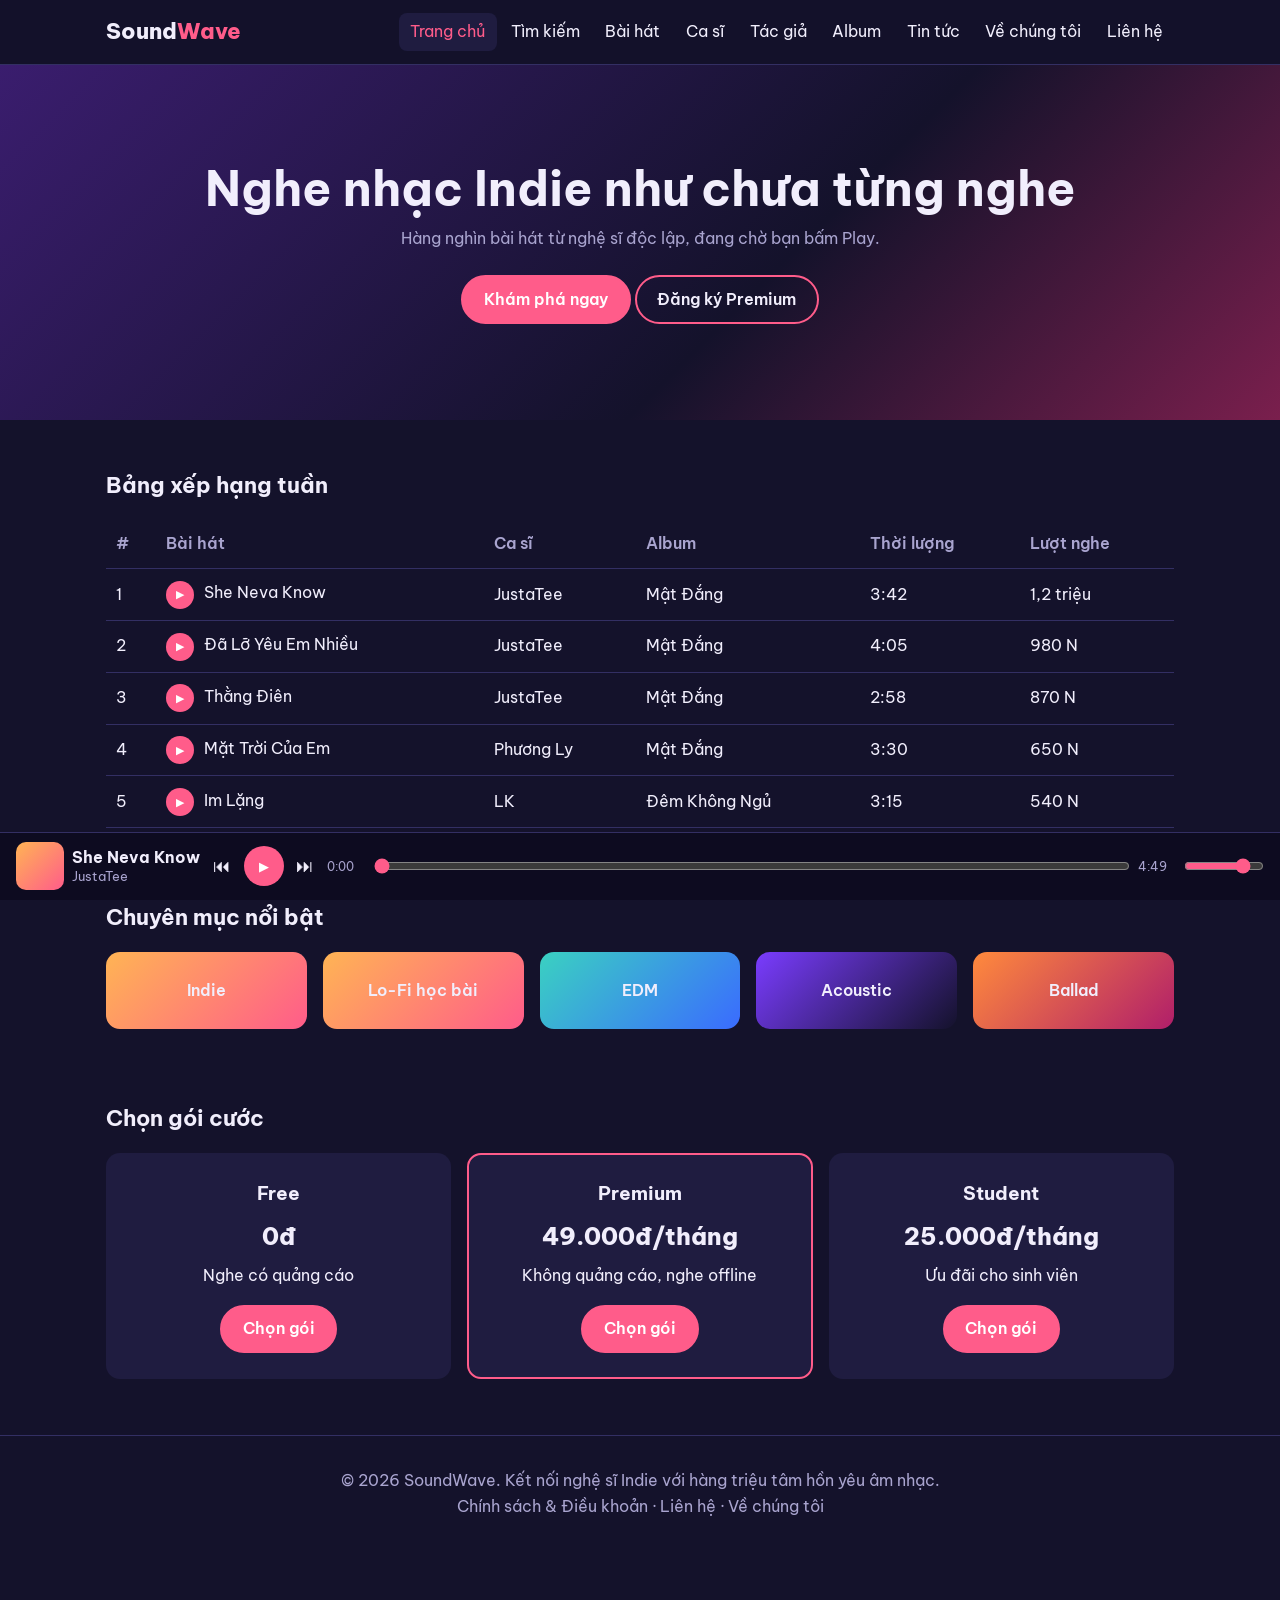
<file: site/index.html>
<!DOCTYPE html>
<html lang="vi">

<head>
  <meta charset="UTF-8">
  <meta name="viewport" content="width=device-width, initial-scale=1.0">
  <meta name="description" content="Trang chủ">
  <title>Trang chủ | SoundWave</title>
  <link rel="preconnect" href="https://fonts.googleapis.com">
  <link href="https://fonts.googleapis.com/css2?family=Be+Vietnam+Pro:wght@400;600;800&display=swap" rel="stylesheet">
  <link rel="stylesheet" href="style.css">
</head>

<body>
  <header class="site-header">
    <nav class="navbar" aria-label="Điều hướng chính">
      <a class="logo" href="index.html">Sound<span>Wave</span></a>
      <input type="checkbox" id="menu-toggle" class="menu-toggle">
      <label for="menu-toggle" class="burger" aria-label="Mở menu">☰</label>
      <ul class="menu">
        <li><a href="index.html" class=active>Trang chủ</a></li>
        <li><a href="search.html">Tìm kiếm</a></li>
        <li><a href="songdetail.html">Bài hát</a></li>
        <li><a href="artistsongs.html">Ca sĩ</a></li>
        <li><a href="composer-songs.html">Tác giả</a></li>
        <li><a href="album-songs.html">Album</a></li>
        <li><a href="detail.html">Tin tức</a></li>
        <li><a href="about.html">Về chúng tôi</a></li>
        <li><a href="contact.html">Liên hệ</a></li>
      </ul>
    </nav>
  </header>
  <main>
    <section class="hero">
      <h1>Nghe nhạc Indie như chưa từng nghe</h1>
      <p>Hàng nghìn bài hát từ nghệ sĩ độc lập, đang chờ bạn bấm Play.</p>
      <a class="btn" href="search.html">Khám phá ngay</a> <a class="btn ghost" href="#goi-cuoc">Đăng ký Premium</a>
    </section>
    <section class="wrap">
      <h2>Bảng xếp hạng tuần</h2>
      <div class="scroll">
        <table>
          <thead>
            <tr>
              <th>#</th>
              <th>Bài hát</th>
              <th>Ca sĩ</th>
              <th>Album</th>
              <th>Thời lượng</th>
              <th>Lượt nghe</th>
            </tr>
          </thead>
          <tbody>
            <tr>
              <td>1</td>
              <td><button class="play sm" data-track="0" aria-label="She Neva Know">▶</button> <a
                  href="songdetail.html">She Neva Know</a></td>
              <td><a href="artistsongs.html">JustaTee</a></td>
              <td><a href="album-songs.html">Mật Đắng</a></td>
              <td>3:42</td>
              <td>1,2 triệu</td>
            </tr>
            <tr>
              <td>2</td>
              <td><button class="play sm" data-track="1" aria-label="Phát Đã Lỡ Yêu Em Nhiều">▶</button> <a
                  href="songdetail.html">Đã Lỡ Yêu Em Nhiều</a></td>
              <td><a href="artistsongs.html">JustaTee</a></td>
              <td><a href="album-songs.html">Mật Đắng</a></td>
              <td>4:05</td>
              <td>980 N</td>
            </tr>
            <tr>
              <td>3</td>
              <td><button class="play sm" data-track="2" aria-label="Phát Thằng Điên">▶</button> <a
                  href="songdetail.html">Thằng Điên</a></td>
              <td><a href="artistsongs.html">JustaTee</a></td>
              <td><a href="album-songs.html">Mật Đắng</a></td>
              <td>2:58</td>
              <td>870 N</td>
            </tr>
            <tr>
              <td>4</td>
              <td><button class="play sm" data-track="3" aria-label="Phát Mặt Trời Của Em">▶</button> <a
                  href="songdetail.html">Mặt Trời Của Em</a></td>
              <td><a href="artistsongs.html">Phương Ly</a></td>
              <td><a href="album-songs.html">Mật Đắng</a></td>
              <td>3:30</td>
              <td>650 N</td>
            </tr>
            <tr>
              <td>5</td>
              <td><button class="play sm" data-track="4" aria-label="Phát Im Lặng">▶</button> <a
                  href="songdetail.html">Im Lặng</a></td>
              <td><a href="artistsongs.html">LK</a></td>
              <td><a href="album-songs.html">Đêm Không Ngủ</a></td>
              <td>3:15</td>
              <td>540 N</td>
            </tr>
          </tbody>
        </table>
      </div>
    </section>
    <section class="wrap">
      <h2>Chuyên mục nổi bật</h2>
      <div class="grid cats"><a class="cat c0" href="search.html">Indie</a><a class="cat c1" href="search.html">Lo-Fi
          học bài</a><a class="cat c2" href="search.html">EDM</a><a class="cat c3" href="search.html">Acoustic</a><a
          class="cat c4" href="search.html">Ballad</a></div>
    </section>
    <section class="wrap" id="goi-cuoc">
      <h2>Chọn gói cước</h2>
      <div class="grid prices">
        <article class="price">
          <h3>Free</h3>
          <p class="big">0đ</p>
          <p>Nghe có quảng cáo</p><a class="btn" href="policy-terms.html">Chọn gói</a>
        </article>
        <article class="price best">
          <h3>Premium</h3>
          <p class="big">49.000đ/tháng</p>
          <p>Không quảng cáo, nghe offline</p><a class="btn" href="policy-terms.html">Chọn gói</a>
        </article>
        <article class="price">
          <h3>Student</h3>
          <p class="big">25.000đ/tháng</p>
          <p>Ưu đãi cho sinh viên</p><a class="btn" href="policy-terms.html">Chọn gói</a>
        </article>
      </div>
    </section>
  </main>
  <footer class="site-footer">
    <p>© 2026 SoundWave. Kết nối nghệ sĩ Indie với hàng triệu tâm hồn yêu âm nhạc.</p>
    <p><a href="policy-terms.html">Chính sách &amp; Điều khoản</a> · <a href="contact.html">Liên hệ</a> · <a
        href="about.html">Về chúng tôi</a></p>
  </footer>
  <div class="player" role="region" aria-label="Trình phát nhạc">
    <div class="cover c0 mini" id="p-cover"></div>
    <div class="now"><strong id="p-title">She Neva Know</strong><small id="p-artist">JustaTee</small></div>
    <button class="ctl" id="p-prev" aria-label="Bài trước">⏮</button>
    <button class="play" id="main-play" aria-label="Phát hoặc tạm dừng">▶</button>
    <button class="ctl" id="p-next" aria-label="Bài tiếp theo">⏭</button>
    <span class="time" id="p-cur">0:00</span>
    <input type="range" id="seek" min="0" max="100" value="0" step="0.1" aria-label="Tua bài hát">
    <span class="time" id="p-dur">0:00</span>
    <input type="range" id="vol" min="0" max="1" step="0.05" value="0.8" aria-label="Âm lượng">
  </div>
  <script src="script.js"></script>
</body>

</html>
</file>
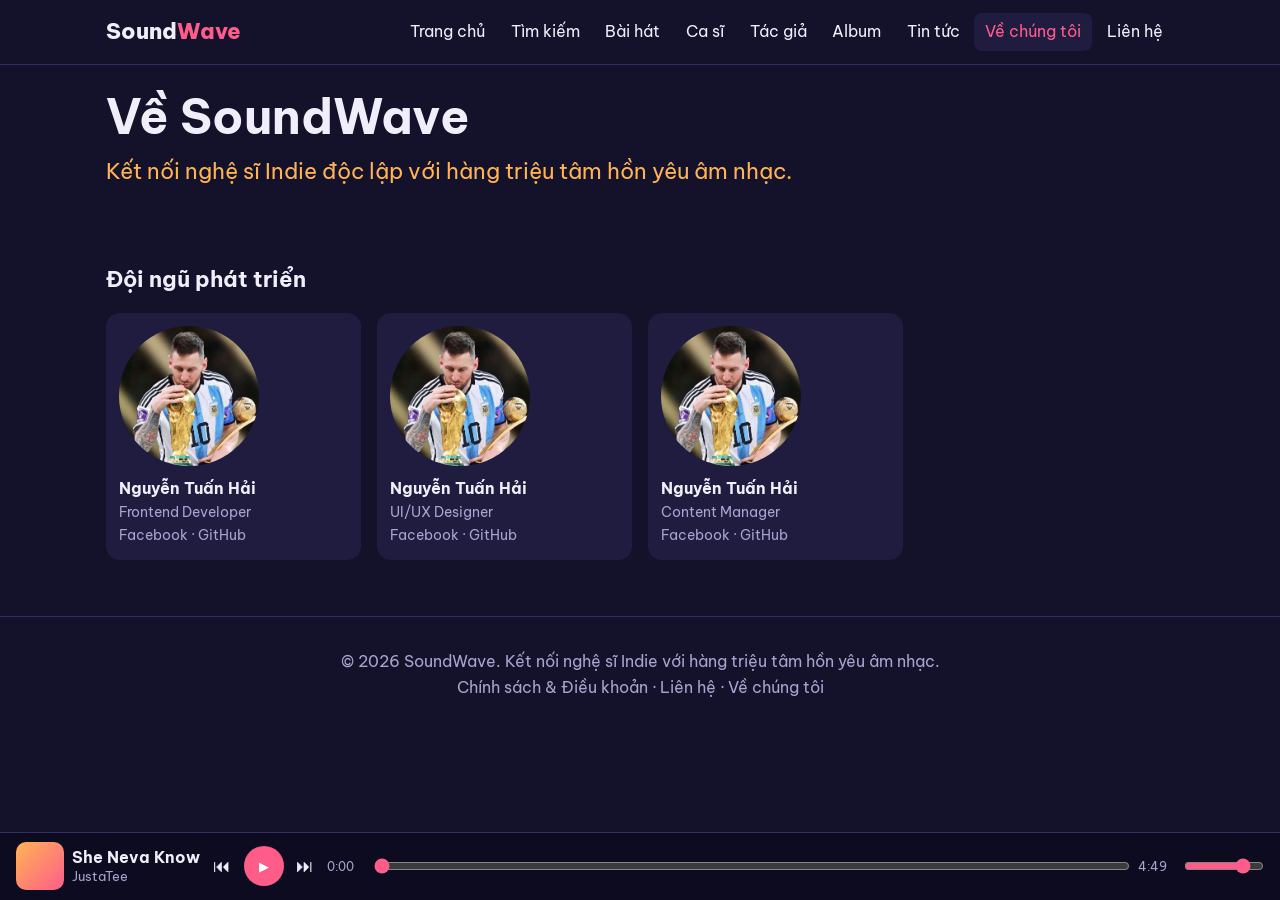
<file: site/about.html>
<!DOCTYPE html>
<html lang="vi">

<head>
  <meta charset="UTF-8">
  <meta name="viewport" content="width=device-width, initial-scale=1.0">
  <meta name="description" content="Về chúng tôi">
  <title>Về chúng tôi | SoundWave</title>
  <link rel="preconnect" href="https://fonts.googleapis.com">
  <link href="https://fonts.googleapis.com/css2?family=Be+Vietnam+Pro:wght@400;600;800&display=swap" rel="stylesheet">
  <link rel="stylesheet" href="style.css">
</head>

<body>
  <header class="site-header">
    <nav class="navbar" aria-label="Điều hướng chính">
      <a class="logo" href="index.html">Sound<span>Wave</span></a>
      <input type="checkbox" id="menu-toggle" class="menu-toggle">
      <label for="menu-toggle" class="burger" aria-label="Mở menu">☰</label>
      <ul class="menu">
        <li><a href="index.html">Trang chủ</a></li>
        <li><a href="search.html">Tìm kiếm</a></li>
        <li><a href="songdetail.html">Bài hát</a></li>
        <li><a href="artistsongs.html">Ca sĩ</a></li>
        <li><a href="composer-songs.html">Tác giả</a></li>
        <li><a href="album-songs.html">Album</a></li>
        <li><a href="detail.html">Tin tức</a></li>
        <li><a href="about.html" class=active>Về chúng tôi</a></li>
        <li><a href="contact.html">Liên hệ</a></li>
      </ul>
    </nav>
  </header>
  <main>
    <section class="wrap">
      <h1>Về SoundWave</h1>
      <p class="mission">Kết nối nghệ sĩ Indie độc lập với hàng triệu tâm hồn yêu âm nhạc.</p>
    </section>
    <section class="wrap">
      <h2>Đội ngũ phát triển</h2>
      <div class="grid songs">
        <article class="card">
          <div class="cover c0 avatar">
            <img src="images/messi.jpg" alt="">
          </div>
          <h3>Nguyễn Tuấn Hải</h3>
          <p>Frontend Developer</p>
          <p><a href="#">Facebook</a> · <a href="#">GitHub</a></p>
        </article>
        <article class="card">
          <div class="cover c0 avatar">
            <img src="images/messi.jpg" alt="">
          </div>
          <h3>Nguyễn Tuấn Hải</h3>
          <p>UI/UX Designer</p>
          <p><a href="#">Facebook</a> · <a href="#">GitHub</a></p>
        </article>
        <article class="card">
          <div class="cover c0 avatar">
            <img src="images/messi.jpg" alt="">
          </div>
          <h3>Nguyễn Tuấn Hải</h3>
          <p>Content Manager</p>
          <p><a href="#">Facebook</a> · <a href="#">GitHub</a></p>
        </article>
      </div>
    </section>
  </main>
  <footer class="site-footer">
    <p>© 2026 SoundWave. Kết nối nghệ sĩ Indie với hàng triệu tâm hồn yêu âm nhạc.</p>
    <p><a href="policy-terms.html">Chính sách &amp; Điều khoản</a> · <a href="contact.html">Liên hệ</a> · <a
        href="about.html">Về chúng tôi</a></p>
  </footer>
  <div class="player" role="region" aria-label="Trình phát nhạc">
    <div class="cover c0 mini" id="p-cover"></div>
    <div class="now"><strong id="p-title">She Neva Know</strong><small id="p-artist">Mây Lang</small></div>
    <button class="ctl" id="p-prev" aria-label="Bài trước">⏮</button>
    <button class="play" id="main-play" aria-label="Phát hoặc tạm dừng">▶</button>
    <button class="ctl" id="p-next" aria-label="Bài tiếp theo">⏭</button>
    <span class="time" id="p-cur">0:00</span>
    <input type="range" id="seek" min="0" max="100" value="0" step="0.1" aria-label="Tua bài hát">
    <span class="time" id="p-dur">0:00</span>
    <input type="range" id="vol" min="0" max="1" step="0.05" value="0.8" aria-label="Âm lượng">
  </div>
  <script src="script.js"></script>
</body>

</html>
</file>
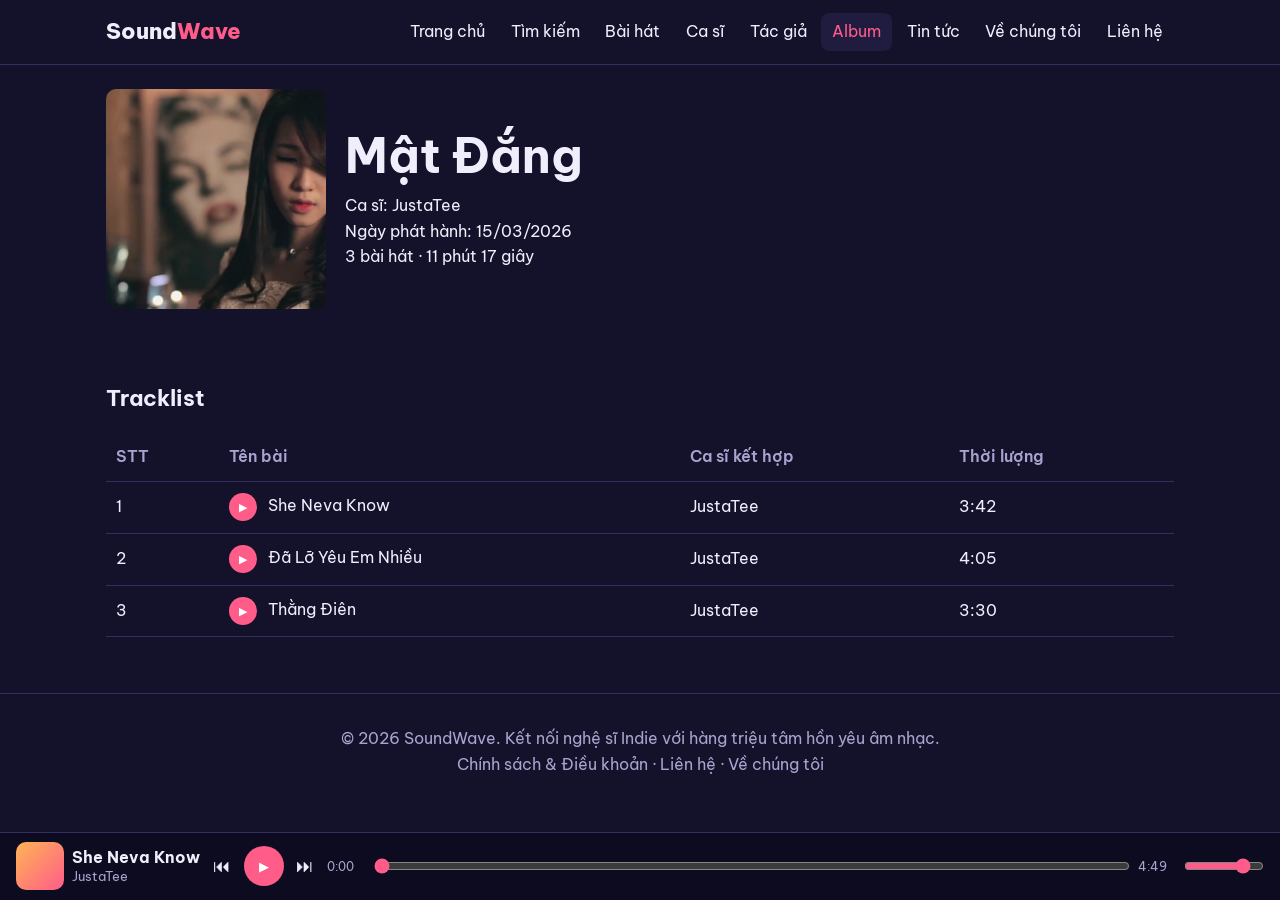
<file: site/album-songs.html>
<!DOCTYPE html>
<html lang="vi">

<head>
  <meta charset="UTF-8">
  <meta name="viewport" content="width=device-width, initial-scale=1.0">
  <meta name="description" content="Album Mật Đắng">
  <title>Album Mật Đắng | SoundWave</title>
  <link rel="preconnect" href="https://fonts.googleapis.com">
  <link href="https://fonts.googleapis.com/css2?family=Be+Vietnam+Pro:wght@400;600;800&display=swap" rel="stylesheet">
  <link rel="stylesheet" href="style.css">
</head>

<body>
  <header class="site-header">
    <nav class="navbar" aria-label="Điều hướng chính">
      <a class="logo" href="index.html">Sound<span>Wave</span></a>
      <input type="checkbox" id="menu-toggle" class="menu-toggle">
      <label for="menu-toggle" class="burger" aria-label="Mở menu">☰</label>
      <ul class="menu">
        <li><a href="index.html">Trang chủ</a></li>
        <li><a href="search.html">Tìm kiếm</a></li>
        <li><a href="songdetail.html">Bài hát</a></li>
        <li><a href="artistsongs.html">Ca sĩ</a></li>
        <li><a href="composer-songs.html">Tác giả</a></li>
        <li><a href="album-songs.html" class=active>Album</a></li>
        <li><a href="detail.html">Tin tức</a></li>
        <li><a href="about.html">Về chúng tôi</a></li>
        <li><a href="contact.html">Liên hệ</a></li>
      </ul>
    </nav>
  </header>
  <main>
    <section class="wrap profile">
      <div class="cover c3 big-cover">
        <img src="images/ngonnentruocgio.jpg" alt="">
      </div>
      <div>
        <h1>Mật Đắng</h1>
        <p>Ca sĩ: <a href="artistsongs.html">JustaTee</a><br>Ngày phát hành: 15/03/2026<br>3 bài hát · 11 phút 17 giây
        </p>
      </div>
    </section>
    <section class="wrap">
      <h2>Tracklist</h2>
      <div class="scroll">
        <table>
          <thead>
            <tr>
              <th>STT</th>
              <th>Tên bài</th>
              <th>Ca sĩ kết hợp</th>
              <th>Thời lượng</th>
            </tr>
          </thead>
          <tbody>
            <tr>
              <td>1</td>
              <td><button class="play sm" data-track="0" aria-label="Phát She Neva Know">▶</button> <a
                  href="songdetail.html">She Neva Know</a></td>
              <td><a href="artistsongs.html">JustaTee</a></td>
              <td>3:42</td>
            </tr>
            <tr>
              <td>2</td>
              <td><button class="play sm" data-track="1" aria-label="Phát Đã Lỡ Yêu Em Nhiều">▶</button> <a
                  href="songdetail.html">Đã Lỡ Yêu Em Nhiều</a></td>
              <td><a href="artistsongs.html">JustaTee</a></td>
              <td>4:05</td>
            </tr>
            <tr>
              <td>3</td>
              <td><button class="play sm" data-track="2" aria-label="Phát Thằng Điên">▶</button> <a
                  href="songdetail.html">Thằng Điên</a></td>
              <td><a href="artistsongs.html">JustaTee</a></td>
              <td>3:30</td>
            </tr>
          </tbody>
        </table>
      </div>
    </section>
  </main>
  <footer class="site-footer">
    <p>© 2026 SoundWave. Kết nối nghệ sĩ Indie với hàng triệu tâm hồn yêu âm nhạc.</p>
    <p><a href="policy-terms.html">Chính sách &amp; Điều khoản</a> · <a href="contact.html">Liên hệ</a> · <a
        href="about.html">Về chúng tôi</a></p>
  </footer>
  <div class="player" role="region" aria-label="Trình phát nhạc">
    <div class="cover c0 mini" id="p-cover"></div>
    <div class="now"><strong id="p-title">She Neva Know</strong><small id="p-artist">JustaTee</small></div>
    <button class="ctl" id="p-prev" aria-label="Bài trước">⏮</button>
    <button class="play" id="main-play" aria-label="Phát hoặc tạm dừng">▶</button>
    <button class="ctl" id="p-next" aria-label="Bài tiếp theo">⏭</button>
    <span class="time" id="p-cur">0:00</span>
    <input type="range" id="seek" min="0" max="100" value="0" step="0.1" aria-label="Tua bài hát">
    <span class="time" id="p-dur">0:00</span>
    <input type="range" id="vol" min="0" max="1" step="0.05" value="0.8" aria-label="Âm lượng">
  </div>
  <script src="script.js"></script>
</body>

</html>
</file>
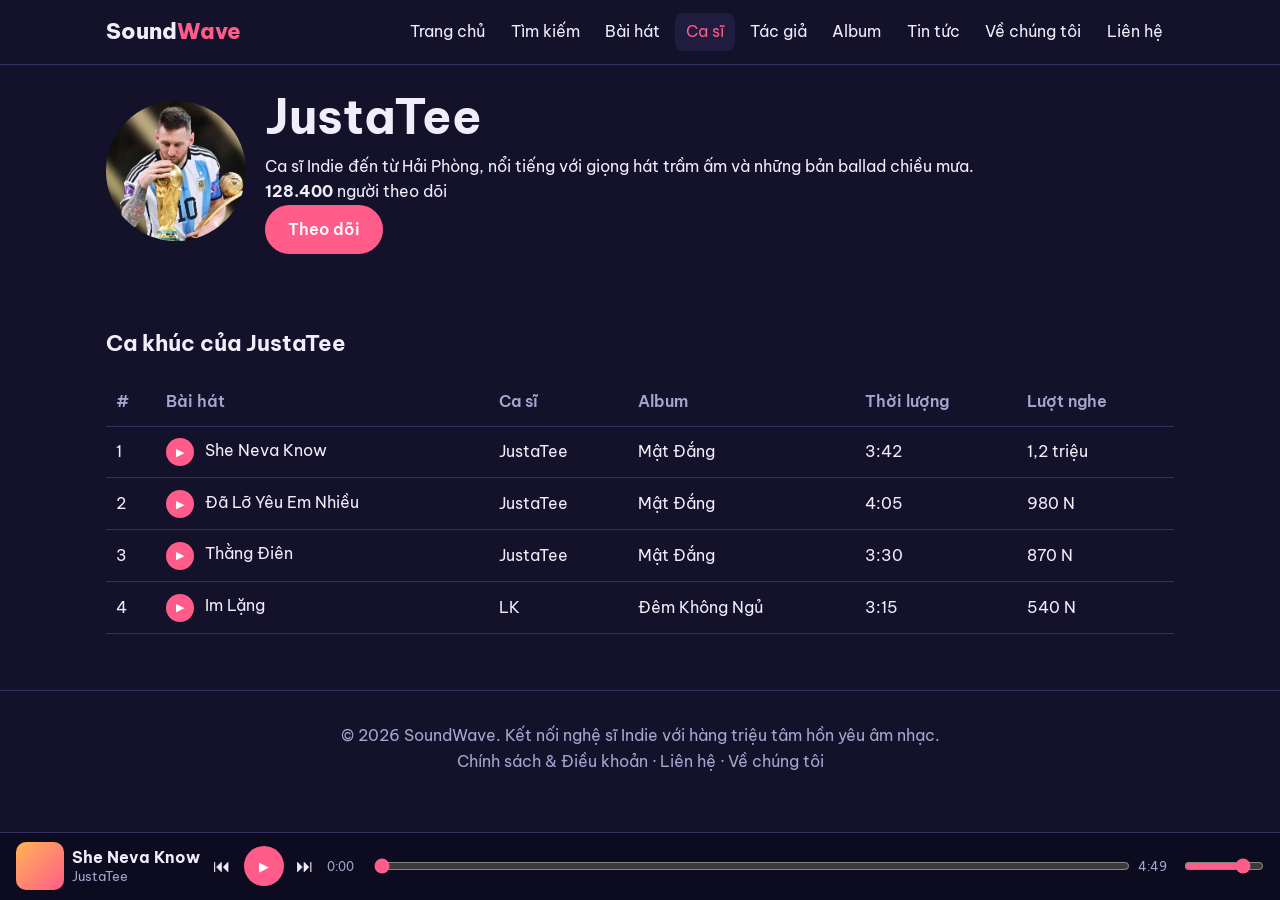
<file: site/artistsongs.html>
<!DOCTYPE html>
<html lang="vi">

<head>
  <meta charset="UTF-8">
  <meta name="viewport" content="width=device-width, initial-scale=1.0">
  <meta name="description" content="Ca sĩ JustaTee">
  <title>Ca sĩ JustaTee | SoundWave</title>
  <link rel="preconnect" href="https://fonts.googleapis.com">
  <link href="https://fonts.googleapis.com/css2?family=Be+Vietnam+Pro:wght@400;600;800&display=swap" rel="stylesheet">
  <link rel="stylesheet" href="style.css">
</head>

<body>
  <header class="site-header">
    <nav class="navbar" aria-label="Điều hướng chính">
      <a class="logo" href="index.html">Sound<span>Wave</span></a>
      <input type="checkbox" id="menu-toggle" class="menu-toggle">
      <label for="menu-toggle" class="burger" aria-label="Mở menu">☰</label>
      <ul class="menu">
        <li><a href="index.html">Trang chủ</a></li>
        <li><a href="search.html">Tìm kiếm</a></li>
        <li><a href="songdetail.html">Bài hát</a></li>
        <li><a href="artistsongs.html" class=active>Ca sĩ</a></li>
        <li><a href="composer-songs.html">Tác giả</a></li>
        <li><a href="album-songs.html">Album</a></li>
        <li><a href="detail.html">Tin tức</a></li>
        <li><a href="about.html">Về chúng tôi</a></li>
        <li><a href="contact.html">Liên hệ</a></li>
      </ul>
    </nav>
  </header>
  <main>
    <section class="wrap profile">
      <div class="cover c1 avatar">
        <img src="images/messi.jpg" alt="">
      </div>
      <div>
        <h1>JustaTee</h1>
        <p>Ca sĩ Indie đến từ Hải Phòng, nổi tiếng với giọng hát trầm ấm và những bản ballad chiều mưa.</p>
        <p><strong id="followers">128.400</strong> người theo dõi</p><button class="btn" id="follow">Theo dõi</button>
      </div>
    </section>
    <section class="wrap">
      <h2>Ca khúc của JustaTee</h2>
      <div class="scroll">
        <table>
          <thead>
            <tr>
              <th>#</th>
              <th>Bài hát</th>
              <th>Ca sĩ</th>
              <th>Album</th>
              <th>Thời lượng</th>
              <th>Lượt nghe</th>
            </tr>
          </thead>
          <tbody>
            <tr>
              <td>1</td>
              <td><button class="play sm" data-track="0" aria-label="Phát She Neva Know">▶</button> <a
                  href="songdetail.html">She Neva Know</a></td>
              <td><a href="artistsongs.html">JustaTee</a></td>
              <td><a href="album-songs.html">Mật Đắng</a></td>
              <td>3:42</td>
              <td>1,2 triệu</td>
            </tr>
            <tr>
              <td>2</td>
              <td><button class="play sm" data-track="1" aria-label="Phát Đã Lỡ Yêu Em Nhiều">▶</button> <a
                  href="songdetail.html">Đã Lỡ Yêu Em Nhiều</a></td>
              <td><a href="artistsongs.html">JustaTee</a></td>
              <td><a href="album-songs.html">Mật Đắng</a></td>
              <td>4:05</td>
              <td>980 N</td>
            </tr>
            <tr>
              <td>3</td>
              <td><button class="play sm" data-track="2" aria-label="Phát Thằng Điên">▶</button> <a
                  href="songdetail.html">Thằng Điên</a></td>
              <td><a href="artistsongs.html">JustaTee</a></td>
              <td><a href="album-songs.html">Mật Đắng</a></td>
              <td>3:30</td>
              <td>870 N</td>
            </tr>
            <tr>
              <td>4</td>
              <td><button class="play sm" data-track="4" aria-label="Phát Im Lặng">▶</button> <a
                  href="songdetail.html">Im Lặng</a></td>
              <td><a href="artistsongs.html">LK</a></td>
              <td><a href="album-songs.html">Đêm Không Ngủ</a></td>
              <td>3:15</td>
              <td>540 N</td>
            </tr>
          </tbody>
        </table>
      </div>
    </section>
  </main>
  <footer class="site-footer">
    <p>© 2026 SoundWave. Kết nối nghệ sĩ Indie với hàng triệu tâm hồn yêu âm nhạc.</p>
    <p><a href="policy-terms.html">Chính sách &amp; Điều khoản</a> · <a href="contact.html">Liên hệ</a> · <a
        href="about.html">Về chúng tôi</a></p>
  </footer>
  <div class="player" role="region" aria-label="Trình phát nhạc">
    <div class="cover c0 mini" id="p-cover"></div>
    <div class="now"><strong id="p-title">She Neva Know</strong><small id="p-artist">JustaTee</small></div>
    <button class="ctl" id="p-prev" aria-label="Bài trước">⏮</button>
    <button class="play" id="main-play" aria-label="Phát hoặc tạm dừng">▶</button>
    <button class="ctl" id="p-next" aria-label="Bài tiếp theo">⏭</button>
    <span class="time" id="p-cur">0:00</span>
    <input type="range" id="seek" min="0" max="100" value="0" step="0.1" aria-label="Tua bài hát">
    <span class="time" id="p-dur">0:00</span>
    <input type="range" id="vol" min="0" max="1" step="0.05" value="0.8" aria-label="Âm lượng">
  </div>
  <script src="script.js"></script>
</body>

</html>
</file>
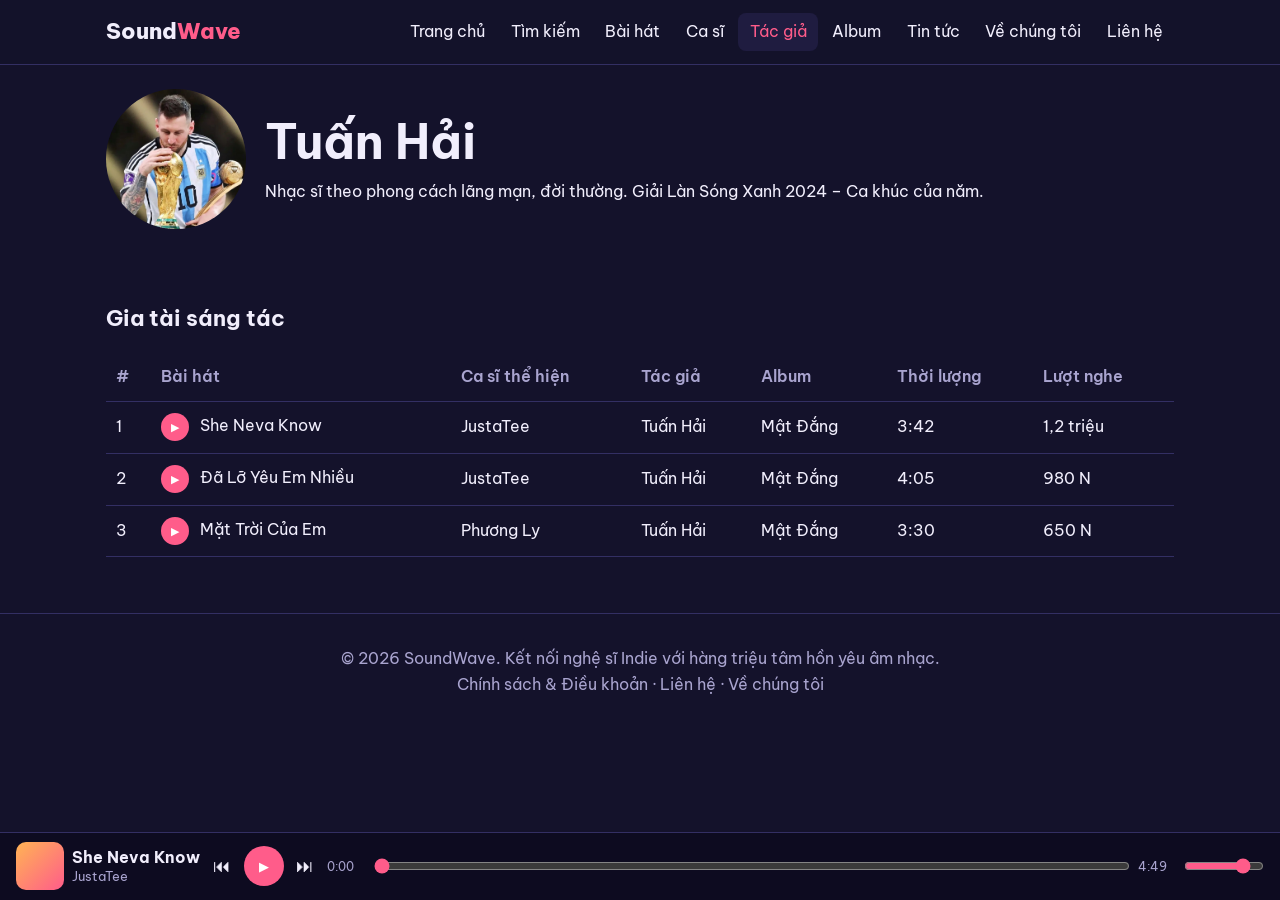
<file: site/composer-songs.html>
<!DOCTYPE html>
<html lang="vi">

<head>
  <meta charset="UTF-8">
  <meta name="viewport" content="width=device-width, initial-scale=1.0">
  <meta name="description" content="Nhạc sĩ Nam Phong">
  <title>Nhạc sĩ Tuấn Hải | SoundWave</title>
  <link rel="preconnect" href="https://fonts.googleapis.com">
  <link href="https://fonts.googleapis.com/css2?family=Be+Vietnam+Pro:wght@400;600;800&display=swap" rel="stylesheet">
  <link rel="stylesheet" href="style.css">
</head>

<body>
  <header class="site-header">
    <nav class="navbar" aria-label="Điều hướng chính">
      <a class="logo" href="index.html">Sound<span>Wave</span></a>
      <input type="checkbox" id="menu-toggle" class="menu-toggle">
      <label for="menu-toggle" class="burger" aria-label="Mở menu">☰</label>
      <ul class="menu">
        <li><a href="index.html">Trang chủ</a></li>
        <li><a href="search.html">Tìm kiếm</a></li>
        <li><a href="songdetail.html">Bài hát</a></li>
        <li><a href="artistsongs.html">Ca sĩ</a></li>
        <li><a href="composer-songs.html" class=active>Tác giả</a></li>
        <li><a href="album-songs.html">Album</a></li>
        <li><a href="detail.html">Tin tức</a></li>
        <li><a href="about.html">Về chúng tôi</a></li>
        <li><a href="contact.html">Liên hệ</a></li>
      </ul>
    </nav>
  </header>
  <main>
    <section class="wrap profile">
      <div class="cover c2 avatar">
        <img src="images/messi.jpg" alt="">
      </div>
      <div>
        <h1>Tuấn Hải</h1>
        <p>Nhạc sĩ theo phong cách lãng mạn, đời thường. Giải Làn Sóng Xanh 2024 – Ca khúc của năm.</p>
      </div>
    </section>
    <section class="wrap">
      <h2>Gia tài sáng tác</h2>
      <div class="scroll">
        <table>
          <thead>
            <tr>
              <th>#</th>
              <th>Bài hát</th>
              <th>Ca sĩ thể hiện</th>
              <th>Tác giả</th>
              <th>Album</th>
              <th>Thời lượng</th>
              <th>Lượt nghe</th>
            </tr>
          </thead>
          <tbody>
            <tr>
              <td>1</td>
              <td><button class="play sm" data-track="0" aria-label="Phát She Neva Know">▶</button> <a
                  href="songdetail.html">She Neva Know</a></td>
              <td><a href="artistsongs.html">JustaTee</a></td>
              <td><a href="composer-songs.html">Tuấn Hải</a></td>
              <td><a href="album-songs.html">Mật Đắng</a></td>
              <td>3:42</td>
              <td>1,2 triệu</td>
            </tr>
            <tr>
              <td>2</td>
              <td><button class="play sm" data-track="1" aria-label="Phát Đã Lỡ Yêu Em Nhiều">▶</button> <a
                  href="songdetail.html">Đã Lỡ Yêu Em Nhiều</a></td>
              <td><a href="artistsongs.html">JustaTee</a></td>
              <td><a href="composer-songs.html">Tuấn Hải</a></td>
              <td><a href="album-songs.html">Mật Đắng</a></td>
              <td>4:05</td>
              <td>980 N</td>
            </tr>
            <tr>
              <td>3</td>
              <td><button class="play sm" data-track="3" aria-label="Phát Mặt Trời Của Em">▶</button> <a
                  href="songdetail.html">Mặt Trời Của Em</a></td>
              <td><a href="artistsongs.html">Phương Ly</a></td>
              <td><a href="composer-songs.html">Tuấn Hải</a></td>
              <td><a href="album-songs.html">Mật Đắng</a></td>
              <td>3:30</td>
              <td>650 N</td>
            </tr>
          </tbody>
        </table>
      </div>
    </section>
  </main>
  <footer class="site-footer">
    <p>© 2026 SoundWave. Kết nối nghệ sĩ Indie với hàng triệu tâm hồn yêu âm nhạc.</p>
    <p><a href="policy-terms.html">Chính sách &amp; Điều khoản</a> · <a href="contact.html">Liên hệ</a> · <a
        href="about.html">Về chúng tôi</a></p>
  </footer>
  <div class="player" role="region" aria-label="Trình phát nhạc">
    <div class="cover c0 mini" id="p-cover"></div>
    <div class="now"><strong id="p-title">Chiều Tím Không Em</strong><small id="p-artist">JustaTee</small></div>
    <button class="ctl" id="p-prev" aria-label="Bài trước">⏮</button>
    <button class="play" id="main-play" aria-label="Phát hoặc tạm dừng">▶</button>
    <button class="ctl" id="p-next" aria-label="Bài tiếp theo">⏭</button>
    <span class="time" id="p-cur">0:00</span>
    <input type="range" id="seek" min="0" max="100" value="0" step="0.1" aria-label="Tua bài hát">
    <span class="time" id="p-dur">0:00</span>
    <input type="range" id="vol" min="0" max="1" step="0.05" value="0.8" aria-label="Âm lượng">
  </div>
  <script src="script.js"></script>
</body>

</html>
</file>
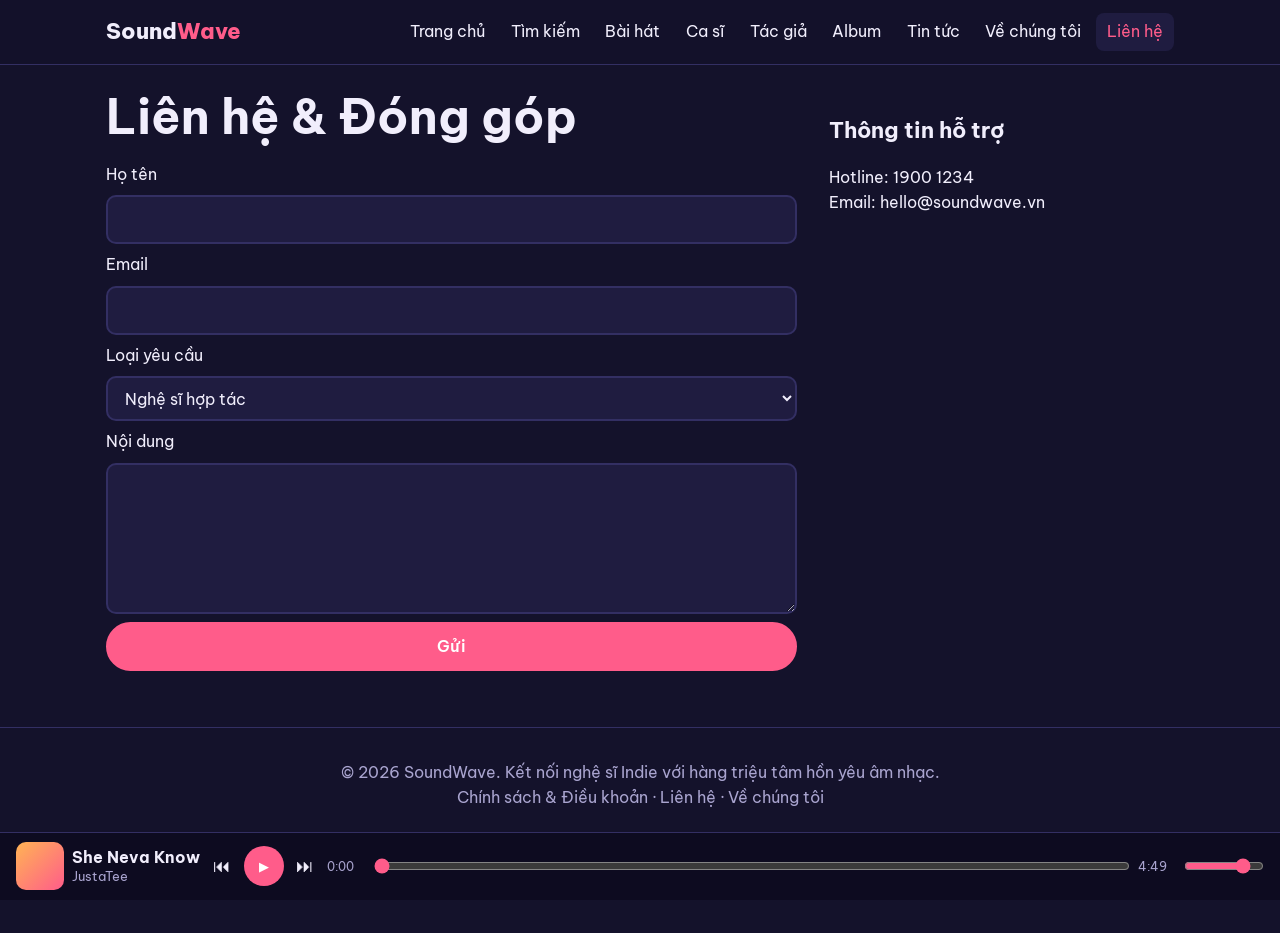
<file: site/contact.html>
<!DOCTYPE html>
<html lang="vi">

<head>
  <meta charset="UTF-8">
  <meta name="viewport" content="width=device-width, initial-scale=1.0">
  <meta name="description" content="Liên hệ & Đóng góp">
  <title>Liên hệ & Đóng góp | SoundWave</title>
  <link rel="preconnect" href="https://fonts.googleapis.com">
  <link href="https://fonts.googleapis.com/css2?family=Be+Vietnam+Pro:wght@400;600;800&display=swap" rel="stylesheet">
  <link rel="stylesheet" href="style.css">
</head>

<body>
  <header class="site-header">
    <nav class="navbar" aria-label="Điều hướng chính">
      <a class="logo" href="index.html">Sound<span>Wave</span></a>
      <input type="checkbox" id="menu-toggle" class="menu-toggle">
      <label for="menu-toggle" class="burger" aria-label="Mở menu">☰</label>
      <ul class="menu">
        <li><a href="index.html">Trang chủ</a></li>
        <li><a href="search.html">Tìm kiếm</a></li>
        <li><a href="songdetail.html">Bài hát</a></li>
        <li><a href="artistsongs.html">Ca sĩ</a></li>
        <li><a href="composer-songs.html">Tác giả</a></li>
        <li><a href="album-songs.html">Album</a></li>
        <li><a href="detail.html">Tin tức</a></li>
        <li><a href="about.html">Về chúng tôi</a></li>
        <li><a href="contact.html" class=active>Liên hệ</a></li>
      </ul>
    </nav>
  </header>
  <main>
    <section class="wrap two-col">
      <form class="contact" action="#" onsubmit="alert('Đã gửi! Cảm ơn bạn.');return false">
        <h1>Liên hệ &amp; Đóng góp</h1>
        <label for="n">Họ tên</label><input id="n" required>
        <label for="e">Email</label><input id="e" type="email" required>
        <label for="t">Loại yêu cầu</label><select id="t">
          <option>Nghệ sĩ hợp tác</option>
          <option>Góp ý</option>
          <option>Báo lỗi</option>
        </select>
        <label for="m">Nội dung</label><textarea id="m" rows="5" required></textarea>
        <button class="btn" type="submit">Gửi</button>
      </form>
      <aside>
        <h2>Thông tin hỗ trợ</h2>
        <p>Hotline: 1900 1234<br>Email: hello@soundwave.vn</p>
        <iframe title="Bản đồ Studio" loading="lazy"
          src="https://www.google.com/maps?q=Ha+Noi,Vietnam&output=embed"></iframe>
      </aside>
    </section>
  </main>
  <footer class="site-footer">
    <p>© 2026 SoundWave. Kết nối nghệ sĩ Indie với hàng triệu tâm hồn yêu âm nhạc.</p>
    <p><a href="policy-terms.html">Chính sách &amp; Điều khoản</a> · <a href="contact.html">Liên hệ</a> · <a
        href="about.html">Về chúng tôi</a></p>
  </footer>
  <div class="player" role="region" aria-label="Trình phát nhạc">
    <div class="cover c0 mini" id="p-cover"></div>
    <div class="now"><strong id="p-title">She Neva Know</strong><small id="p-artist">JustaTee</small></div>
    <button class="ctl" id="p-prev" aria-label="Bài trước">⏮</button>
    <button class="play" id="main-play" aria-label="Phát hoặc tạm dừng">▶</button>
    <button class="ctl" id="p-next" aria-label="Bài tiếp theo">⏭</button>
    <span class="time" id="p-cur">0:00</span>
    <input type="range" id="seek" min="0" max="100" value="0" step="0.1" aria-label="Tua bài hát">
    <span class="time" id="p-dur">0:00</span>
    <input type="range" id="vol" min="0" max="1" step="0.05" value="0.8" aria-label="Âm lượng">
  </div>
  <script src="script.js"></script>
</body>

</html>
</file>
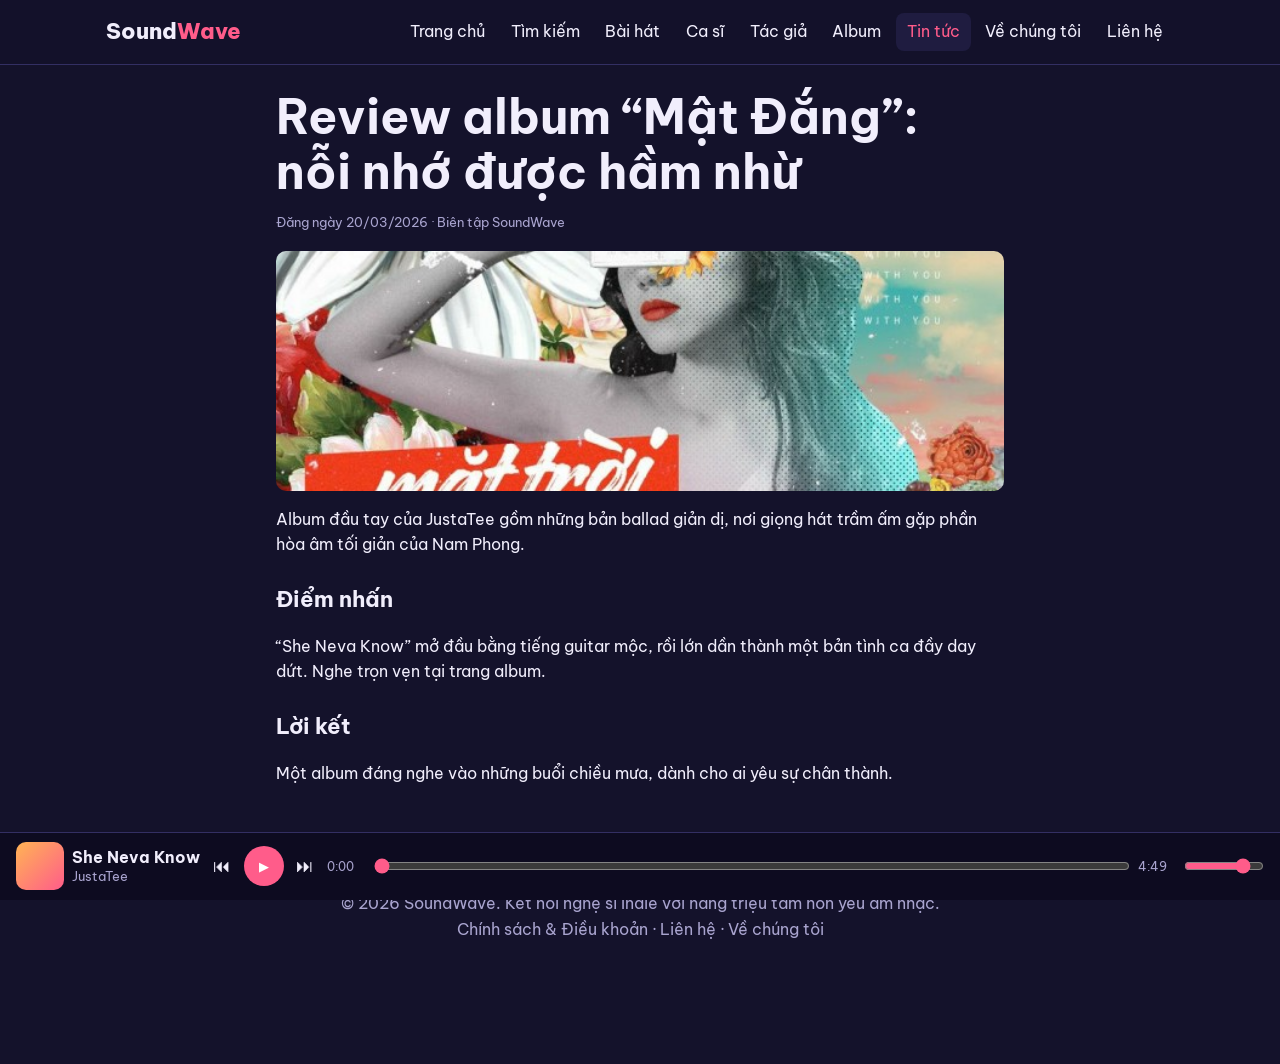
<file: site/detail.html>
<!DOCTYPE html>
<html lang="vi">

<head>
  <meta charset="UTF-8">
  <meta name="viewport" content="width=device-width, initial-scale=1.0">
  <meta name="description" content="Tin tức & Review">
  <title>Tin tức & Review | SoundWave</title>
  <link rel="preconnect" href="https://fonts.googleapis.com">
  <link href="https://fonts.googleapis.com/css2?family=Be+Vietnam+Pro:wght@400;600;800&display=swap" rel="stylesheet">
  <link rel="stylesheet" href="style.css">
</head>

<body>
  <header class="site-header">
    <nav class="navbar" aria-label="Điều hướng chính">
      <a class="logo" href="index.html">Sound<span>Wave</span></a>
      <input type="checkbox" id="menu-toggle" class="menu-toggle">
      <label for="menu-toggle" class="burger" aria-label="Mở menu">☰</label>
      <ul class="menu">
        <li><a href="index.html">Trang chủ</a></li>
        <li><a href="search.html">Tìm kiếm</a></li>
        <li><a href="songdetail.html">Bài hát</a></li>
        <li><a href="artistsongs.html">Ca sĩ</a></li>
        <li><a href="composer-songs.html">Tác giả</a></li>
        <li><a href="album-songs.html">Album</a></li>
        <li><a href="detail.html" class=active>Tin tức</a></li>
        <li><a href="about.html">Về chúng tôi</a></li>
        <li><a href="contact.html">Liên hệ</a></li>
      </ul>
    </nav>
  </header>
  <main>
    <article class="wrap article">
      <h1>Review album “Mật Đắng”: nỗi nhớ được hầm nhừ</h1>
      <p><small>Đăng ngày 20/03/2026 · Biên tập SoundWave</small></p>
      <div class="cover c3 banner">
        <img src="images/mattroicuaem.jpg" alt="">
      </div>
      <p>Album đầu tay của <a href="artistsongs.html">JustaTee</a> gồm những bản ballad giản dị, nơi giọng hát trầm ấm
        gặp phần hòa âm tối giản của <a href="composer-songs.html">Nam Phong</a>.</p>
      <h2>Điểm nhấn</h2>
      <p>“She Neva Know” mở đầu bằng tiếng guitar mộc, rồi lớn dần thành một bản tình ca đầy day dứt. Nghe trọn vẹn
        tại <a href="album-songs.html">trang album</a>.</p>
      <h2>Lời kết</h2>
      <p>Một album đáng nghe vào những buổi chiều mưa, dành cho ai yêu sự chân thành.</p>
    </article>
  </main>
  <footer class="site-footer">
    <p>© 2026 SoundWave. Kết nối nghệ sĩ Indie với hàng triệu tâm hồn yêu âm nhạc.</p>
    <p><a href="policy-terms.html">Chính sách &amp; Điều khoản</a> · <a href="contact.html">Liên hệ</a> · <a
        href="about.html">Về chúng tôi</a></p>
  </footer>
  <div class="player" role="region" aria-label="Trình phát nhạc">
    <div class="cover c0 mini" id="p-cover"></div>
    <div class="now"><strong id="p-title">She Neva Know</strong><small id="p-artist">JustaTee</small></div>
    <button class="ctl" id="p-prev" aria-label="Bài trước">⏮</button>
    <button class="play" id="main-play" aria-label="Phát hoặc tạm dừng">▶</button>
    <button class="ctl" id="p-next" aria-label="Bài tiếp theo">⏭</button>
    <span class="time" id="p-cur">0:00</span>
    <input type="range" id="seek" min="0" max="100" value="0" step="0.1" aria-label="Tua bài hát">
    <span class="time" id="p-dur">0:00</span>
    <input type="range" id="vol" min="0" max="1" step="0.05" value="0.8" aria-label="Âm lượng">
  </div>
  <script src="script.js"></script>
</body>

</html>
</file>
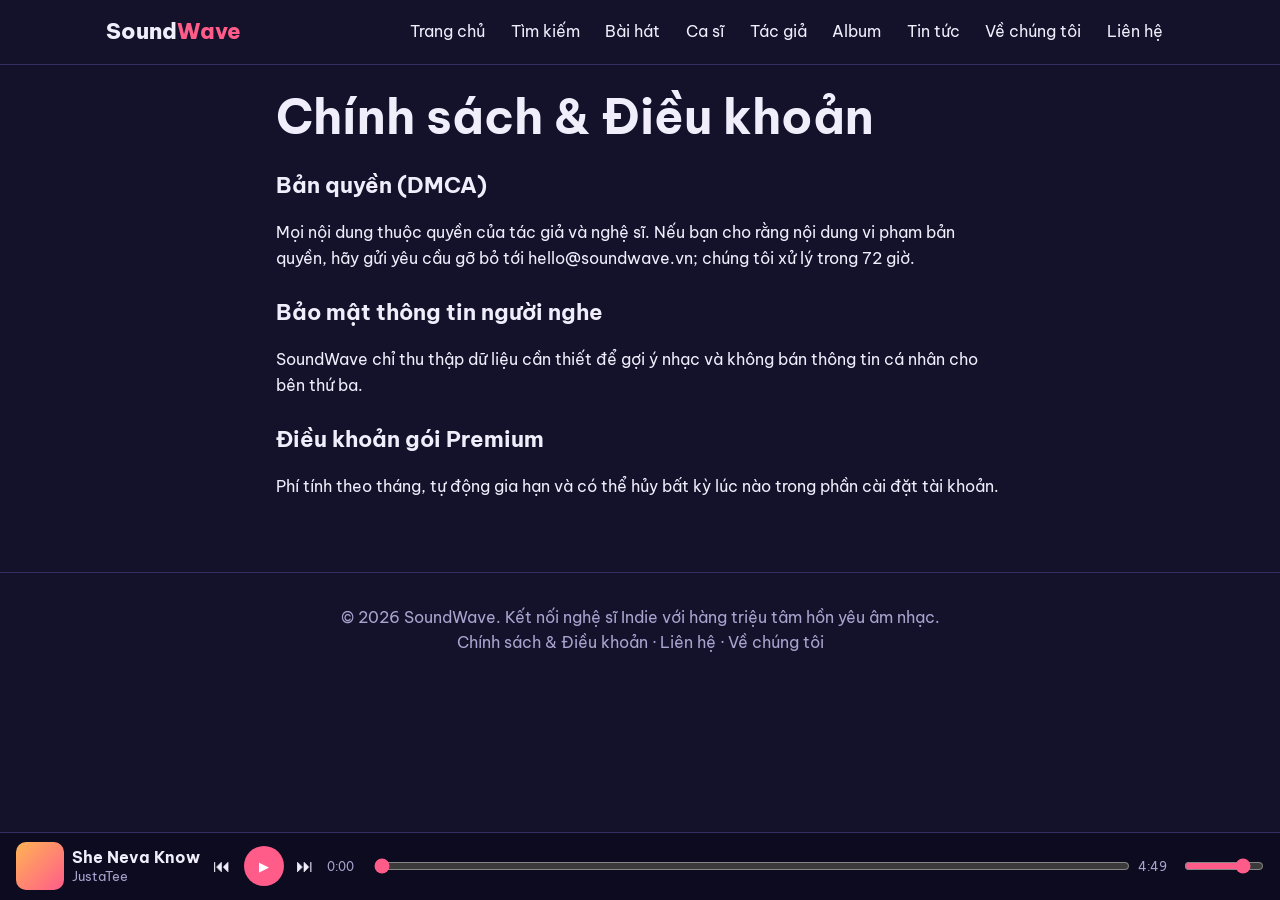
<file: site/policy-terms.html>
<!DOCTYPE html>
<html lang="vi">

<head>
  <meta charset="UTF-8">
  <meta name="viewport" content="width=device-width, initial-scale=1.0">
  <meta name="description" content="Chính sách & Điều khoản">
  <title>Chính sách & Điều khoản | SoundWave</title>
  <link rel="preconnect" href="https://fonts.googleapis.com">
  <link href="https://fonts.googleapis.com/css2?family=Be+Vietnam+Pro:wght@400;600;800&display=swap" rel="stylesheet">
  <link rel="stylesheet" href="style.css">
</head>

<body>
  <header class="site-header">
    <nav class="navbar" aria-label="Điều hướng chính">
      <a class="logo" href="index.html">Sound<span>Wave</span></a>
      <input type="checkbox" id="menu-toggle" class="menu-toggle">
      <label for="menu-toggle" class="burger" aria-label="Mở menu">☰</label>
      <ul class="menu">
        <li><a href="index.html">Trang chủ</a></li>
        <li><a href="search.html">Tìm kiếm</a></li>
        <li><a href="songdetail.html">Bài hát</a></li>
        <li><a href="artistsongs.html">Ca sĩ</a></li>
        <li><a href="composer-songs.html">Tác giả</a></li>
        <li><a href="album-songs.html">Album</a></li>
        <li><a href="detail.html">Tin tức</a></li>
        <li><a href="about.html">Về chúng tôi</a></li>
        <li><a href="contact.html">Liên hệ</a></li>
      </ul>
    </nav>
  </header>
  <main>
    <article class="wrap article">
      <h1>Chính sách &amp; Điều khoản</h1>
      <section>
        <h2>Bản quyền (DMCA)</h2>
        <p>Mọi nội dung thuộc quyền của tác giả và nghệ sĩ. Nếu bạn cho rằng nội dung vi phạm bản quyền, hãy gửi yêu cầu
          gỡ bỏ tới hello@soundwave.vn; chúng tôi xử lý trong 72 giờ.</p>
      </section>
      <section>
        <h2>Bảo mật thông tin người nghe</h2>
        <p>SoundWave chỉ thu thập dữ liệu cần thiết để gợi ý nhạc và không bán thông tin cá nhân cho bên thứ ba.</p>
      </section>
      <section>
        <h2>Điều khoản gói Premium</h2>
        <p>Phí tính theo tháng, tự động gia hạn và có thể hủy bất kỳ lúc nào trong phần cài đặt tài khoản.</p>
      </section>
    </article>
  </main>
  <footer class="site-footer">
    <p>© 2026 SoundWave. Kết nối nghệ sĩ Indie với hàng triệu tâm hồn yêu âm nhạc.</p>
    <p><a href="policy-terms.html">Chính sách &amp; Điều khoản</a> · <a href="contact.html">Liên hệ</a> · <a
        href="about.html">Về chúng tôi</a></p>
  </footer>
  <div class="player" role="region" aria-label="Trình phát nhạc">
    <div class="cover c0 mini" id="p-cover"></div>
    <div class="now"><strong id="p-title">Chiều Tím Không Em</strong><small id="p-artist">Mây Lang</small></div>
    <button class="ctl" id="p-prev" aria-label="Bài trước">⏮</button>
    <button class="play" id="main-play" aria-label="Phát hoặc tạm dừng">▶</button>
    <button class="ctl" id="p-next" aria-label="Bài tiếp theo">⏭</button>
    <span class="time" id="p-cur">0:00</span>
    <input type="range" id="seek" min="0" max="100" value="0" step="0.1" aria-label="Tua bài hát">
    <span class="time" id="p-dur">0:00</span>
    <input type="range" id="vol" min="0" max="1" step="0.05" value="0.8" aria-label="Âm lượng">
  </div>
  <script src="script.js"></script>
</body>

</html>
</file>
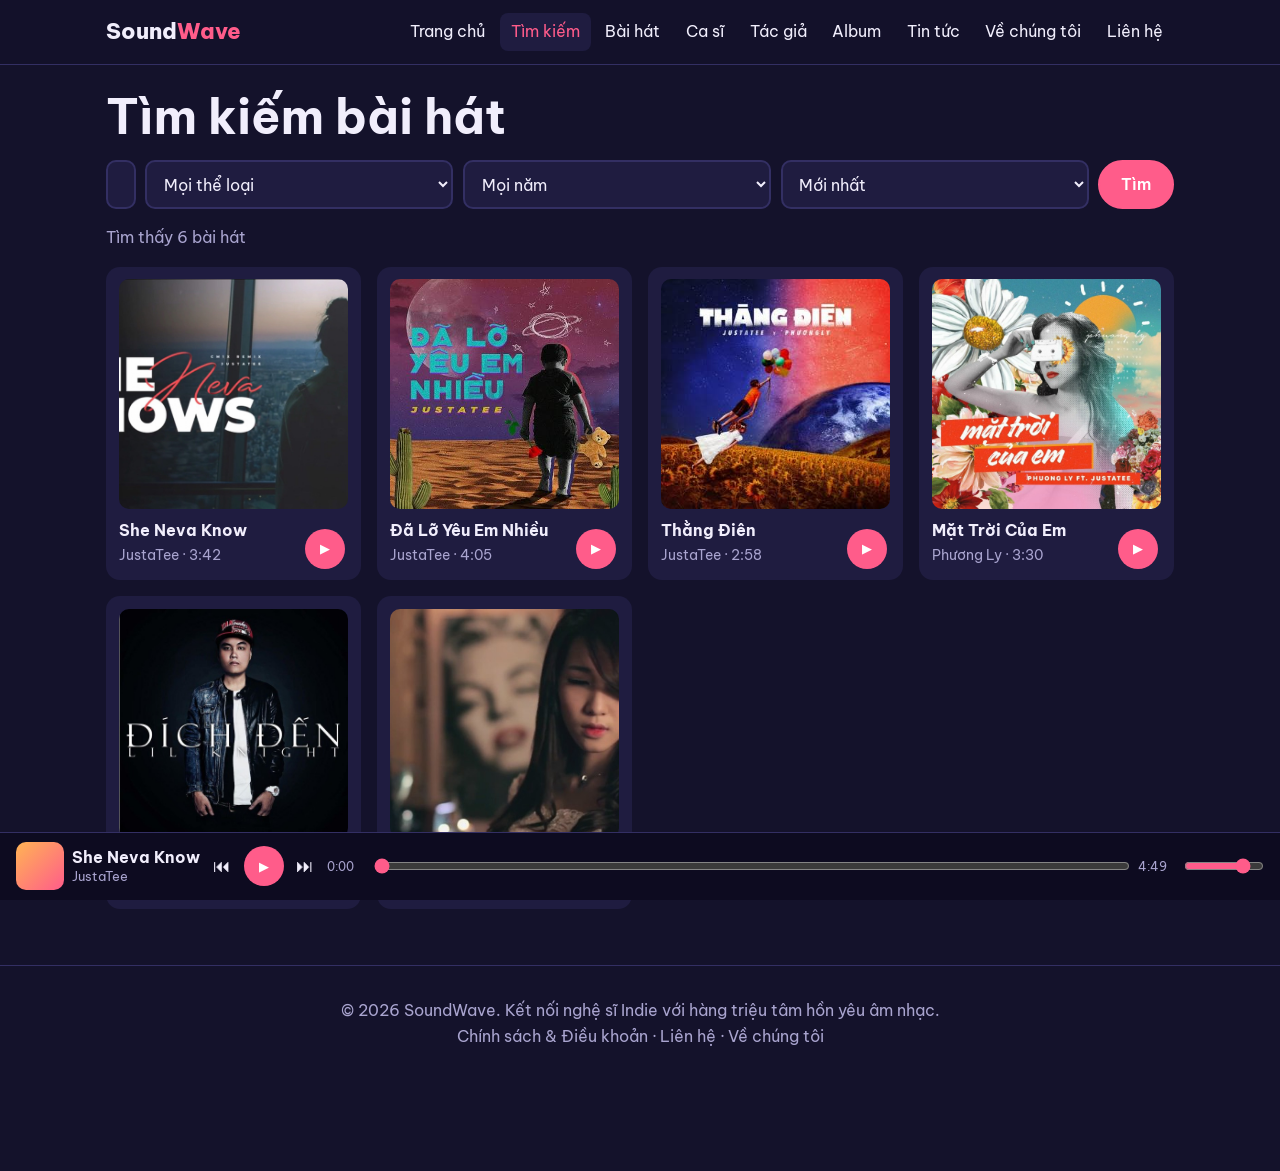
<file: site/search.html>
<!DOCTYPE html>
<html lang="vi">

<head>
  <meta charset="UTF-8">
  <meta name="viewport" content="width=device-width, initial-scale=1.0">
  <meta name="description" content="Tìm kiếm bài hát">
  <title>Tìm kiếm bài hát | SoundWave</title>
  <link rel="preconnect" href="https://fonts.googleapis.com">
  <link href="https://fonts.googleapis.com/css2?family=Be+Vietnam+Pro:wght@400;600;800&display=swap" rel="stylesheet">
  <link rel="stylesheet" href="style.css">
</head>

<body>
  <header class="site-header">
    <nav class="navbar" aria-label="Điều hướng chính">
      <a class="logo" href="index.html">Sound<span>Wave</span></a>
      <input type="checkbox" id="menu-toggle" class="menu-toggle">
      <label for="menu-toggle" class="burger" aria-label="Mở menu">☰</label>
      <ul class="menu">
        <li><a href="index.html">Trang chủ</a></li>
        <li><a href="search.html" class=active>Tìm kiếm</a></li>
        <li><a href="songdetail.html">Bài hát</a></li>
        <li><a href="artistsongs.html">Ca sĩ</a></li>
        <li><a href="composer-songs.html">Tác giả</a></li>
        <li><a href="album-songs.html">Album</a></li>
        <li><a href="detail.html">Tin tức</a></li>
        <li><a href="about.html">Về chúng tôi</a></li>
        <li><a href="contact.html">Liên hệ</a></li>
      </ul>
    </nav>
  </header>
  <main>
    <section class="wrap">
      <h1>Tìm kiếm bài hát</h1>
      <form class="filters" role="search" onsubmit="return false">
        <input type="search" id="q" placeholder="Nhập tên bài hát, ca sĩ..." aria-label="Từ khóa">
        <select aria-label="Thể loại">
          <option>Mọi thể loại</option>
          <option>Indie</option>
          <option>Lo-Fi</option>
          <option>EDM</option>
          <option>Acoustic</option>
        </select>
        <select aria-label="Năm phát hành">
          <option>Mọi năm</option>
          <option>2026</option>
          <option>2025</option>
          <option>2024</option>
        </select>
        <select aria-label="Sắp xếp">
          <option>Mới nhất</option>
          <option>Nghe nhiều nhất</option>
        </select>
        <button class="btn" type="submit">Tìm</button>
      </form>
      <p id="count">Tìm thấy 6 bài hát</p>
      <div class="grid songs" id="results">
        <article class="card">
          <div class="cover c0">
            <img src="images/shenevaknow.jpg" alt="she neva know">
          </div>
          <h3><a href="songdetail.html">She Neva Know</a></h3>
          <p><a href="artistsongs.html">JustaTee</a> · 3:42</p><button class="play" data-track="0"
            aria-label="Phát She Neva Know">▶</button>
        </article>
        <article class="card">
          <div class="cover c1">
            <img src="images/daloyeuemnhieu.jpg" alt="đã lỡ yêu em nhiều">
          </div>
          <h3><a href="songdetail.html">Đã Lỡ Yêu Em Nhiều</a></h3>
          <p><a href="artistsongs.html">JustaTee</a> · 4:05</p><button class="play" data-track="1"
            aria-label="Phát Đã Lỡ Yêu Em Nhiều">▶</button>
        </article>
        <article class="card">
          <div class="cover c2">
            <img src="images/thangdien.jpg" alt="thằng điên">
          </div>
          <h3><a href="songdetail.html">Thằng Điên</a></h3>
          <p><a href="artistsongs.html">JustaTee</a> · 2:58</p><button class="play" data-track="2"
            aria-label="Phát Thằng Điên">▶</button>
        </article>
        <article class="card">
          <div class="cover c3">
            <img src="images/mattroicuaem.jpg" alt="mặt trời của em">
          </div>
          <h3><a href="songdetail.html">Mặt Trời Của Em</a></h3>
          <p><a href="artistsongs.html">Phương Ly</a> · 3:30</p><button class="play" data-track="3"
            aria-label="Phát Mặt Trời Của Em">▶</button>
        </article>
        <article class="card">
          <div class="cover c4">
            <img src="images/imlang.jpg" alt="im lặng">
          </div>
          <h3><a href="songdetail.html">Im Lặng</a></h3>
          <p><a href="artistsongs.html">LK</a> · 3:15</p><button class="play" data-track="4"
            aria-label="Phát Im Lặng">▶</button>
        </article>
        <article class="card">
          <div class="cover c0">
            <img src="images/ngonnentruocgio.jpg" alt="ngọn nến trước Gió">
          </div>
          <h3><a href="songdetail.html">Ngọn Nến Trước Gió</a></h3>
          <p><a href="artistsongs.html">LK</a> · 3:48</p><button class="play" data-track="5"
            aria-label="Phát Ngọn Nến Trước Gió">▶</button>
        </article>
      </div>
    </section>
  </main>
  <footer class="site-footer">
    <p>© 2026 SoundWave. Kết nối nghệ sĩ Indie với hàng triệu tâm hồn yêu âm nhạc.</p>
    <p><a href="policy-terms.html">Chính sách &amp; Điều khoản</a> · <a href="contact.html">Liên hệ</a> · <a
        href="about.html">Về chúng tôi</a></p>
  </footer>
  <div class="player" role="region" aria-label="Trình phát nhạc">
    <div class="cover c0 mini" id="p-cover"></div>
    <div class="now"><strong id="p-title">She Neva Know</strong><small id="p-artist">JustaTee</small></div>
    <button class="ctl" id="p-prev" aria-label="Bài trước">⏮</button>
    <button class="play" id="main-play" aria-label="Phát hoặc tạm dừng">▶</button>
    <button class="ctl" id="p-next" aria-label="Bài tiếp theo">⏭</button>
    <span class="time" id="p-cur">0:00</span>
    <input type="range" id="seek" min="0" max="100" value="0" step="0.1" aria-label="Tua bài hát">
    <span class="time" id="p-dur">0:00</span>
    <input type="range" id="vol" min="0" max="1" step="0.05" value="0.8" aria-label="Âm lượng">
  </div>
  <script src="script.js"></script>
</body>

</html>
</file>
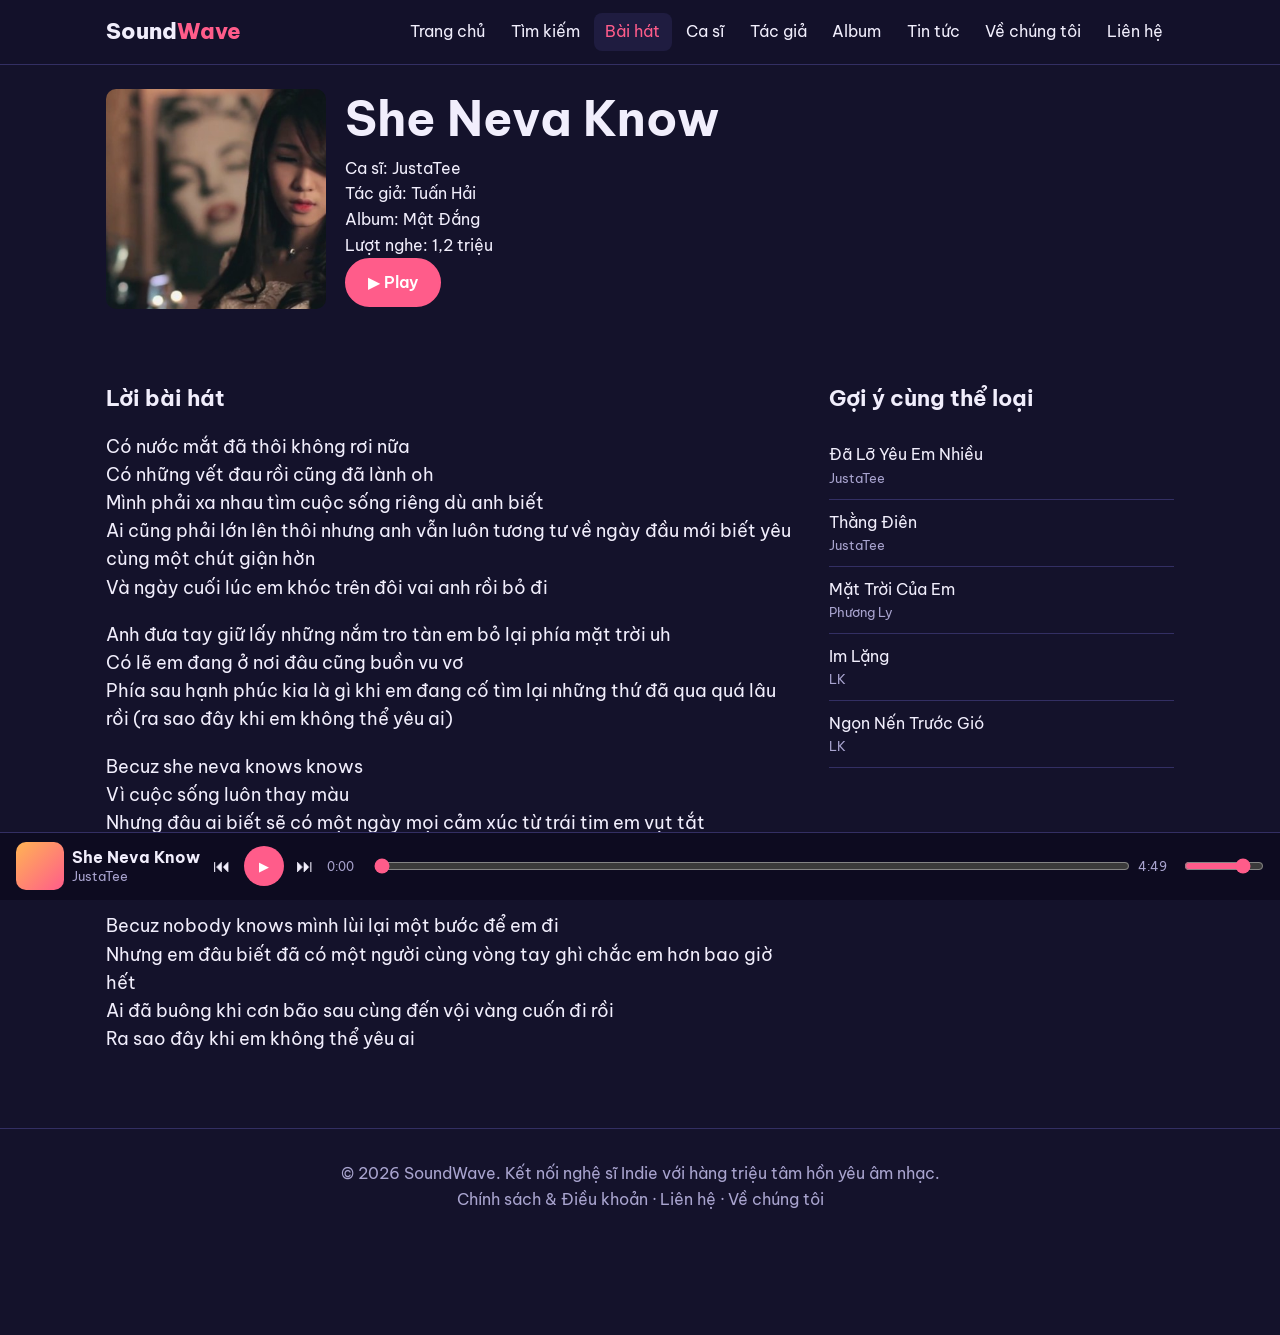
<file: site/songdetail.html>
<!DOCTYPE html>
<html lang="vi">

<head>
  <meta charset="UTF-8">
  <meta name="viewport" content="width=device-width, initial-scale=1.0">
  <meta name="description" content="Chiều Tím Không Em">
  <title>Chiều Tím Không Em | SoundWave</title>
  <link rel="preconnect" href="https://fonts.googleapis.com">
  <link href="https://fonts.googleapis.com/css2?family=Be+Vietnam+Pro:wght@400;600;800&display=swap" rel="stylesheet">
  <link rel="stylesheet" href="style.css">
</head>

<body>
  <header class="site-header">
    <nav class="navbar" aria-label="Điều hướng chính">
      <a class="logo" href="index.html">Sound<span>Wave</span></a>
      <input type="checkbox" id="menu-toggle" class="menu-toggle">
      <label for="menu-toggle" class="burger" aria-label="Mở menu">☰</label>
      <ul class="menu">
        <li><a href="index.html">Trang chủ</a></li>
        <li><a href="search.html">Tìm kiếm</a></li>
        <li><a href="songdetail.html" class=active>Bài hát</a></li>
        <li><a href="artistsongs.html">Ca sĩ</a></li>
        <li><a href="composer-songs.html">Tác giả</a></li>
        <li><a href="album-songs.html">Album</a></li>
        <li><a href="detail.html">Tin tức</a></li>
        <li><a href="about.html">Về chúng tôi</a></li>
        <li><a href="contact.html">Liên hệ</a></li>
      </ul>
    </nav>
  </header>
  <main>
    <section class="wrap detail-banner">
      <div class="cover c0 big-cover">
        <img src="images/ngonnentruocgio.jpg" alt="ngọn nến trước Gió">
      </div>
      <div>
        <h1>She Neva Know</h1>
        <p>Ca sĩ: <a href="artistsongs.html">JustaTee</a><br>Tác giả: <a href="composer-songs.html">Tuấn Hải</a><br>Album: <a href="album-songs.html">Mật Đắng</a><br>Lượt nghe: 1,2 triệu</p>
        <button class="btn play-big" data-track="0" id="detail-play">▶ Play</button>
      </div>
    </section>
    <div class="wrap two-col">
      <article class="lyrics">
        <h2>Lời bài hát</h2>
        <p>Có nước mắt đã thôi không rơi nữa<br>Có những vết đau rồi cũng đã lành oh<br>Mình phải xa nhau tìm cuộc sống riêng dù anh biết<br>Ai cũng phải lớn lên thôi nhưng anh vẫn luôn tương tư về ngày đầu mới biết yêu cùng một chút giận hờn<br>Và ngày cuối lúc em khóc trên đôi vai anh rồi bỏ đi</p>
        <p>Anh đưa tay giữ lấy những nắm tro tàn em bỏ lại phía mặt trời uh<br>Có lẽ em đang ở nơi đâu cũng buồn vu vơ<br>Phía sau hạnh phúc kia là gì khi em đang cố tìm lại những thứ đã qua quá lâu rồi (ra sao đây khi em không thể yêu ai)</p>
        <p>Becuz she neva knows knows<br>Vì cuộc sống luôn thay màu<br>Nhưng đâu ai biết sẽ có một ngày mọi cảm xúc từ trái tim em vụt tắt<br>Ai đó mang mang đi hết rung động trong em giờ đã biến tan<br>Nhưng sao đây khi em không thể yêu ai</p>
        <p>Becuz nobody knows mình lùi lại một bước để em đi<br>Nhưng em đâu biết đã có một người cùng vòng tay ghì chắc em hơn bao giờ hết<br>Ai đã buông khi cơn bão sau cùng đến vội vàng cuốn đi rồi<br>Ra sao đây khi em không thể yêu ai</p>
      </article>
      <aside>
        <h2>Gợi ý cùng thể loại</h2>
        <ul class="suggest">
          <li><a href="songdetail.html">Đã Lỡ Yêu Em Nhiều</a><small>JustaTee</small></li>
          <li><a href="songdetail.html">Thằng Điên</a><small>JustaTee</small></li>
          <li><a href="songdetail.html">Mặt Trời Của Em</a><small>Phương Ly</small></li>
          <li><a href="songdetail.html">Im Lặng</a><small>LK</small></li>
          <li><a href="songdetail.html">Ngọn Nến Trước Gió</a><small>LK</small></li>
        </ul>
      </aside>
    </div>
  </main>
  <footer class="site-footer">
    <p>© 2026 SoundWave. Kết nối nghệ sĩ Indie với hàng triệu tâm hồn yêu âm nhạc.</p>
    <p><a href="policy-terms.html">Chính sách &amp; Điều khoản</a> · <a href="contact.html">Liên hệ</a> · <a
        href="about.html">Về chúng tôi</a></p>
  </footer>
  <div class="player" role="region" aria-label="Trình phát nhạc">
    <div class="cover c0 mini" id="p-cover"></div>
    <div class="now"><strong id="p-title">Chiều Tím Không Em</strong><small id="p-artist">Mây Lang</small></div>
    <button class="ctl" id="p-prev" aria-label="Bài trước">⏮</button>
    <button class="play" id="main-play" aria-label="Phát hoặc tạm dừng">▶</button>
    <button class="ctl" id="p-next" aria-label="Bài tiếp theo">⏭</button>
    <span class="time" id="p-cur">0:00</span>
    <input type="range" id="seek" min="0" max="100" value="0" step="0.1" aria-label="Tua bài hát">
    <span class="time" id="p-dur">0:00</span>
    <input type="range" id="vol" min="0" max="1" step="0.05" value="0.8" aria-label="Âm lượng">
  </div>
  <script src="script.js"></script>
</body>

</html>
</file>
<file: site/style.css>
:root {
    --bg: #14122b;
    --panel: #1f1c40;
    --line: #332f63;
    --text: #f1eefc;
    --mute: #a9a4cf;
    --accent: #ff5c8a;
    --amber: #ffb454
}

* {
    box-sizing: border-box;
    margin: 0;
    padding: 0
}

html {
    scroll-behavior: smooth
}

body {
    font-family: "Be Vietnam Pro", system-ui, sans-serif;
    background: var(--bg);
    color: var(--text);
    line-height: 1.6;
    padding-bottom: 90px
}

a {
    color: inherit;
    text-decoration: none
}

a:hover,
a:focus-visible {
    color: var(--amber)
}

h1 {
    font-size: clamp(1.8rem, 5vw, 3rem);
    line-height: 1.15;
    margin-bottom: .6rem
}

h2 {
    font-size: 1.4rem;
    margin: 1.5rem 0 1rem
}

small,
.mute {
    color: var(--mute)
}

.wrap {
    max-width: 1100px;
    margin: 0 auto;
    padding: 1.5rem 1rem
}

.site-header {
    position: sticky;
    top: 0;
    background: rgba(20, 18, 43, .95);
    border-bottom: 1px solid var(--line);
    z-index: 10
}

.navbar {
    max-width: 1100px;
    margin: 0 auto;
    padding: .8rem 1rem;
    display: flex;
    align-items: center;
    justify-content: space-between;
    flex-wrap: wrap
}

.logo {
    font-weight: 800;
    font-size: 1.4rem
}

.logo span {
    color: var(--accent)
}

.menu {
    display: none;
    list-style: none;
    width: 100%;
    flex-direction: column;
    gap: .2rem;
    padding-top: .6rem
}

.menu a {
    display: block;
    padding: .4rem .7rem;
    border-radius: 8px;
    transition: background .2s
}

.menu a:hover,
.menu a.active {
    background: var(--panel);
    color: var(--accent)
}

.menu-toggle {
    display: none
}

.burger {
    font-size: 1.5rem;
    cursor: pointer
}

.menu-toggle:checked~.menu {
    display: flex
}

.hero {
    padding: 4rem 1rem;
    text-align: center;
    background: linear-gradient(135deg, #3a1d6e, #14122b 60%, #7a1f4d)
}

.hero p {
    color: var(--mute);
    margin-bottom: 1.5rem
}

.btn {
    display: inline-block;
    background: var(--accent);
    color: #fff;
    border: 2px solid var(--accent);
    padding: .6rem 1.3rem;
    border-radius: 999px;
    font: inherit;
    font-weight: 600;
    cursor: pointer;
    transition: transform .2s, background .2s
}

.btn:hover,
.btn:focus-visible {
    transform: translateY(-2px);
    background: #ff7aa2;
    color: #fff
}

.btn.ghost {
    background: transparent;
    color: var(--text)
}

.grid {
    display: grid;
    gap: 1rem;
    grid-template-columns: 1fr
}

.songs {
    grid-template-columns: repeat(2, 1fr)
}

.cats {
    grid-template-columns: repeat(2, 1fr)
}

.cat {
    padding: 1.6rem 1rem;
    border-radius: 14px;
    font-weight: 600;
    text-align: center;
    transition: transform .2s
}

.cat:hover {
    transform: scale(1.04);
    color: #fff
}

.card {
    background: var(--panel);
    padding: .8rem;
    border-radius: 14px;
    position: relative;
    transition: transform .2s, box-shadow .2s
}

.card:hover {
    transform: translateY(-4px);
    box-shadow: 0 8px 24px rgba(0, 0, 0, .4)
}

.card h3 {
    font-size: 1rem;
    margin-top: .6rem
}

.card p {
    color: var(--mute);
    font-size: .9rem
}

.card .play {
    position: absolute;
    right: 1rem;
    top: calc(100% - 3.2rem)
}

.cover {
    aspect-ratio: 1;
    border-radius: 10px
}

.c0 {
   background: linear-gradient(135deg, #ffb454, #ff5c8a)
}

.c1 {
    background: linear-gradient(135deg, #ffb454, #ff5c8a)
}

.c2 {
    background: linear-gradient(135deg, #3ad1c1, #3a6bff)
}

.c3 {
    background: linear-gradient(135deg, #7a3cff, #14122b)
}

.c4 {
    background: linear-gradient(135deg, #ff8a3c, #b01e6a)
}

.play {
    width: 40px;
    height: 40px;
    border-radius: 50%;
    border: 0;
    background: var(--accent);
    color: #fff;
    cursor: pointer;
    transition: transform .2s
}

.play:hover,
.play:focus-visible {
    transform: scale(1.15)
}

/* table */
.scroll {
    overflow-x: auto
}

table {
    width: 100%;
    border-collapse: collapse;
    min-width: 520px
}

th,
td {
    text-align: left;
    padding: .7rem .6rem;
    border-bottom: 1px solid var(--line)
}

th {
    color: var(--mute);
    font-weight: 600
}

tbody tr:hover {
    background: var(--panel)
}

/* pricing */
.price {
    background: var(--panel);
    padding: 1.5rem;
    border-radius: 14px;
    text-align: center;
    border: 2px solid transparent
}

.price.best {
    border-color: var(--accent)
}

.price .big {
    font-size: 1.5rem;
    font-weight: 800;
    margin: .5rem 0
}

.price .btn {
    margin-top: 1rem
}

/* filters */
.filters {
    display: flex;
    flex-direction: column;
    gap: .6rem;
    margin: 1rem 0
}

input,
select,
textarea {
    background: var(--panel);
    color: var(--text);
    border: 2px solid var(--line);
    border-radius: 10px;
    padding: .6rem .8rem;
    font: inherit;
    width: 100%;
    transition: border-color .2s
}

input:focus,
select:focus,
textarea:focus {
    outline: none;
    border-color: var(--accent)
}

#count {
    margin-bottom: 1rem;
    color: var(--mute)
}

.detail-banner,
.profile {
    display: flex;
    flex-direction: column;
    gap: 1.2rem;
    align-items: flex-start
}

.big-cover {
    width: 220px
}

.avatar {
    width: 140px;
    border-radius: 50%
}

.banner {
    max-height: 240px;
    width: 100%;
    aspect-ratio: 16/6;
    margin: 1rem 0
}

.two-col {
    display: grid;
    gap: 2rem;
    grid-template-columns: 1fr
}

.lyrics p {
    margin-bottom: 1.2rem;
    font-size: 1.1rem
}

.suggest {
    list-style: none
}

.suggest li {
    padding: .6rem 0;
    border-bottom: 1px solid var(--line)
}

.suggest small {
    display: block
}

.article {
    max-width: 760px
}

.article p {
    margin-bottom: 1rem
}

.mission {
    font-size: 1.4rem;
    color: var(--amber)
}

.contact {
    display: flex;
    flex-direction: column;
    gap: .5rem
}

iframe {
    width: 100%;
    height: 280px;
    border: 0;
    border-radius: 12px;
    margin-top: 1rem
}

/* footer + fake player */
.site-footer {
    text-align: center;
    padding: 2rem 1rem;
    color: var(--mute);
    border-top: 1px solid var(--line);
    margin-top: 2rem
}

.player {
    position: fixed;
    left: 0;
    right: 0;
    bottom: 0;
    background: #0d0b20;
    border-top: 1px solid var(--line);
    display: flex;
    align-items: center;
    gap: .8rem;
    padding: .6rem 1rem;
    z-index: 20
}

.mini {
    width: 48px;
    flex: none
}

.now {
    display: flex;
    flex-direction: column;
    line-height: 1.3;
    min-width: 0
}

.now small {
    color: var(--mute)
}

.bar {
    flex: 1;
    height: 6px;
    background: var(--line);
    border-radius: 3px;
    overflow: hidden;
    display: none
}

.fill {
    height: 100%;
    width: 0;
    background: var(--accent)
}

/* tablet */
@media(min-width:768px) {
    .burger {
        display: none
    }

    .menu {
        display: flex;
        flex-direction: row;
        flex-wrap: wrap;
        width: auto;
        padding: 0
    }

    .songs {
        grid-template-columns: repeat(3, 1fr)
    }

    .cats {
        grid-template-columns: repeat(3, 1fr)
    }

    .prices {
        grid-template-columns: repeat(3, 1fr)
    }

    .filters {
        flex-direction: row
    }

    .filters input {
        flex: 2
    }

    .detail-banner,
    .profile {
        flex-direction: row;
        align-items: center
    }

    .bar {
        display: block
    }
}

/* desktop */
@media(min-width:1024px) {
    .songs {
        grid-template-columns: repeat(4, 1fr)
    }

    .cats {
        grid-template-columns: repeat(5, 1fr)
    }

    .two-col {
        grid-template-columns: 2fr 1fr
    }

    .hero {
        padding: 6rem 1rem
    }
}

@media(prefers-reduced-motion:reduce) {
    * {
        transition: none !important
    }
}

/* player thật */
.player {
    gap: .5rem
}

.ctl {
    background: none;
    border: 0;
    color: var(--text);
    font-size: 1.1rem;
    cursor: pointer;
    padding: .3rem;
    transition: color .2s
}

.ctl:hover,
.ctl:focus-visible {
    color: var(--accent)
}

.time {
    font-size: .75rem;
    color: var(--mute);
    display: none;
    min-width: 2.4rem
}

.player input[type=range] {
    padding: 0;
    border: 0;
    background: transparent;
    accent-color: var(--accent);
    cursor: pointer
}

#seek {
    flex: 1;
    min-width: 60px
}

#vol {
    width: 80px;
    display: none
}

.play.sm {
    width: 28px;
    height: 28px;
    font-size: .7rem;
    margin-right: .4rem
}

.play.on {
    background: var(--amber);
    color: #14122b
}

@media(min-width:768px) {
    .time {
        display: inline
    }

    #vol {
        display: block
    }

    .bar {
        display: none
    }
}

.cover{overflow:hidden}          /* cắt phần ảnh thừa, giữ bo góc/hình tròn */
.cover img{
  display:block;
  width:100%;
  height:100%;                   /* ép đúng bằng khung */
  object-fit:cover;              /* lấp đầy khung, cắt phần thừa, không méo */
  object-position:center;        /* chọn phần giữ lại khi bị cắt */
}
</file>
